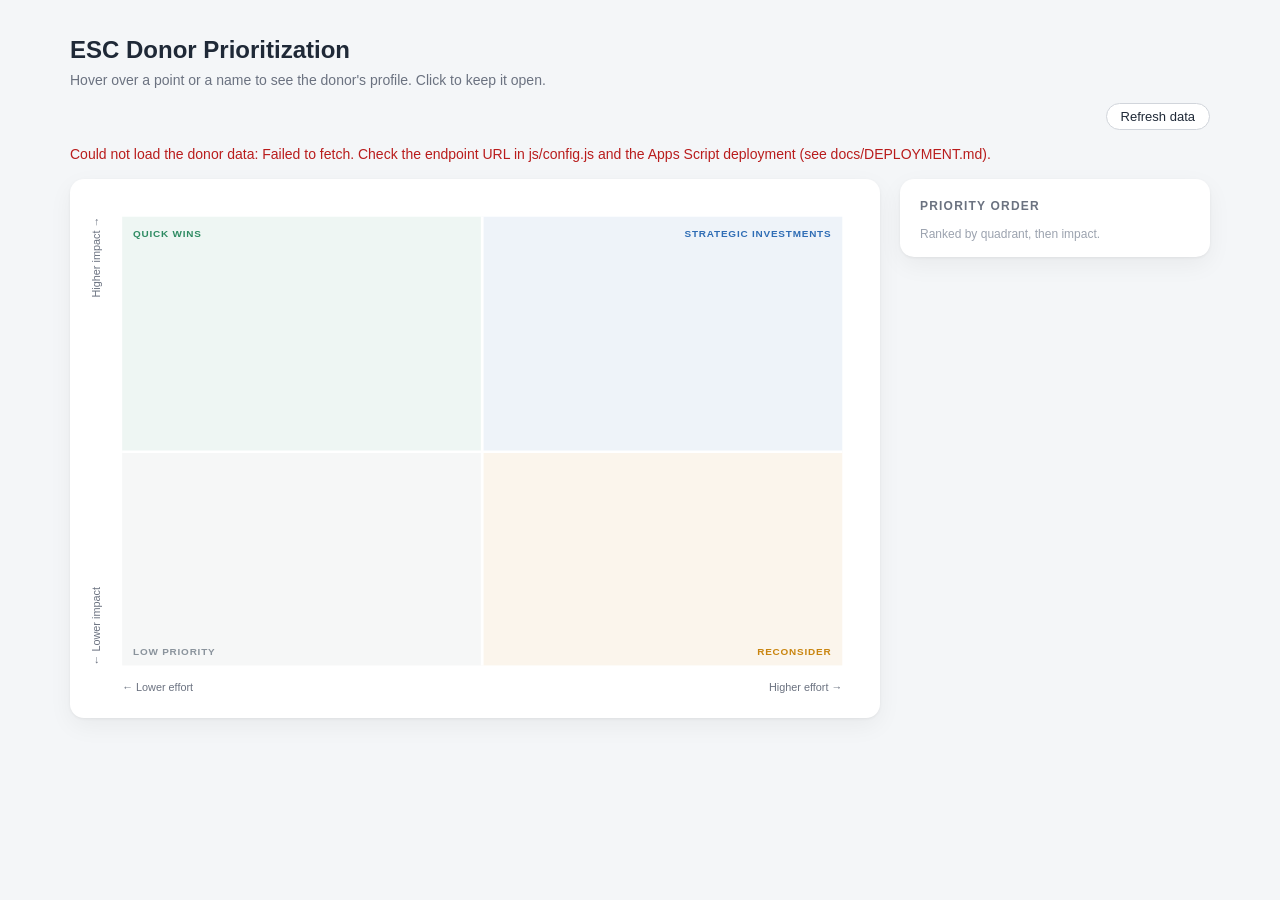
<file: index.html>
<!DOCTYPE html>
<html lang="en">
<head>
    <meta charset="UTF-8">
    <meta name="viewport" content="width=device-width, initial-scale=1.0">
    <title>ESC Donor Prioritization</title>
    <link rel="stylesheet" href="css/styles.css">
</head>
<body>
    <div class="wrap">
        <!-- Title on the left, quadrant counts on the right -->
        <header class="page-head">
            <div>
                <h1>ESC Donor Prioritization</h1>
                <p class="sub">Hover over a point or a name to see the donor's profile. Click to keep it open.</p>
            </div>
            <div id="quadrant-counts" class="counts"></div>
        </header>

        <!-- Where the data came from, plus a button to pull the latest from the spreadsheet -->
        <div class="data-bar">
            <span id="data-status">Loading donor data...</span>
            <button type="button" id="refresh-data">Refresh data</button>
        </div>
        <p id="data-error" class="data-error" hidden></p>
        <details id="data-warnings" hidden><summary></summary><ul></ul></details>

        <!-- Chart card on the left, Priority Order card on the right -->
        <main class="layout">
            <section class="card chart-card">
                <div id="donor-chart"></div>
                <!-- Donor profile, shown beside a point on hover -->
                <div id="donor-profile" class="profile" hidden></div>
            </section>

            <aside class="card priority-card">
                <h3>Priority order</h3>
                <ol id="priority-list"></ol>
                <p class="note">Ranked by quadrant, then impact.</p>
            </aside>
        </main>
    </div>

    <script src="js/vendor/d3.v7.min.js"></script>
    <script src="js/config.js"></script>
    <script src="js/script.js"></script>
</body>
</html>
</file>
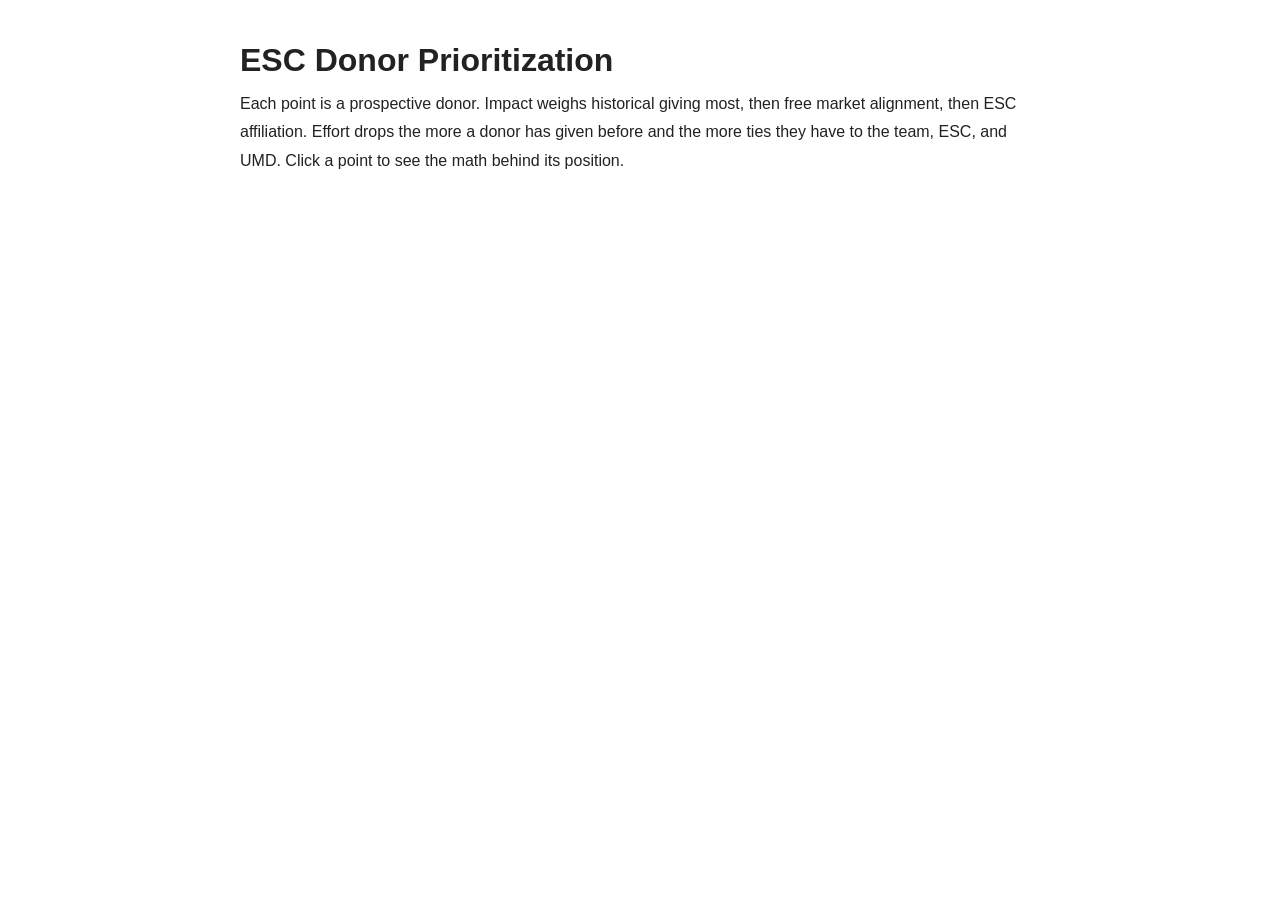
<file: donordevskeleton/index.html>
<!DOCTYPE html>
<html lang="en">
<head>
    <meta charset="UTF-8">
    <meta name="viewport" content="width=device-width, initial-scale=1.0">
    <title>ESC Donor Prioritization</title>
    <link rel="stylesheet" href="css/styles.css">
</head>
<body>
    <div class="container">
        <h1>ESC Donor Prioritization</h1>
        <p>Each point is a prospective donor. Impact weighs historical giving most, then free market alignment, then ESC affiliation. Effort drops the more a donor has given before and the more ties they have to the team, ESC, and UMD. Click a point to see the math behind its position.</p>

        <!-- Chart on the left, details panel on the right -->
        <div class="layout">
            <div id="donor-chart"></div>

            <aside id="donor-details" hidden>
                <button type="button" id="close-details" aria-label="Close details">&times;</button>
                <div id="donor-details-content"></div>
            </aside>
        </div>
    </div>

    <script src="https://d3js.org/d3.v7.min.js"></script>
    <script src="js/script.js"></script>
</body>
</html>
</file>
<file: css/styles.css>
/* ---------- Base ---------- */
* {
    box-sizing: border-box;
}

body {
    margin: 0;
    background: #f4f6f8;
    color: #1f2937;
    font-family: -apple-system, "Segoe UI", Roboto, Helvetica, Arial, sans-serif;
    line-height: 1.5;
}

.wrap {
    max-width: 1220px;
    margin: 0 auto;
    padding: 32px 40px;
}

/* ---------- Header: title + quadrant count chips ---------- */
.page-head {
    display: flex;
    justify-content: space-between;
    align-items: flex-end;
    gap: 16px;
    flex-wrap: wrap;
    margin-bottom: 12px;
}

.page-head h1 {
    font-size: 24px;
    margin: 0 0 2px;
}

.page-head .sub {
    color: #6b7280;
    margin: 0;
    font-size: 14px;
}

.counts {
    display: flex;
    gap: 8px;
    flex-wrap: wrap;
}

.chip {
    display: flex;
    align-items: center;
    gap: 6px;
    background: #fff;
    border-radius: 999px;
    padding: 6px 12px;
    font-size: 13px;
    box-shadow: 0 1px 2px rgba(0, 0, 0, 0.06);
}

.chip .dot {
    width: 9px;
    height: 9px;
    border-radius: 50%;
    background: var(--c);
}

/* ---------- Data status bar ---------- */
.data-bar {
    display: flex;
    justify-content: space-between;
    align-items: center;
    gap: 16px;
    font-size: 13px;
    color: #6b7280;
    margin: 8px 0;
}

#refresh-data {
    padding: 5px 14px;
    font-size: 13px;
    border: 1px solid #d1d5db;
    border-radius: 999px;
    background: #fff;
    color: #1f2937;
    cursor: pointer;
    white-space: nowrap;
}

#refresh-data:hover {
    border-color: #9ca3af;
}

#refresh-data:disabled {
    opacity: 0.5;
    cursor: wait;
}

.data-error {
    color: #b91c1c;
    font-size: 14px;
}

#data-warnings {
    font-size: 13px;
    color: #8a5a00;
    margin: 0 0 8px;
}

#data-warnings summary {
    cursor: pointer;
}

/* ---------- Layout: chart card + priority card ---------- */
.layout {
    display: flex;
    gap: 20px;
    align-items: flex-start;
}

.card {
    background: #fff;
    border-radius: 14px;
    box-shadow: 0 1px 3px rgba(0, 0, 0, 0.06), 0 8px 24px rgba(0, 0, 0, 0.05);
}

.chart-card {
    position: relative; /* the profile card is positioned inside it */
    flex: 1;
    min-width: 0;
    padding: 16px;
}

#donor-chart svg {
    width: 100%;
    height: auto;
    display: block;
}

.donor {
    stroke: #fff;
    stroke-width: 2;
    cursor: pointer;
}

.donor.active {
    stroke: #111827;
    stroke-width: 3;
}

/* ---------- Priority Order list ---------- */
.priority-card {
    flex: 0 0 310px;
    padding: 18px 14px 14px;
}

.priority-card h3 {
    margin: 0 6px 8px;
    font-size: 12px;
    letter-spacing: 0.1em;
    text-transform: uppercase;
    color: #6b7280;
}

#priority-list {
    list-style: none;
    margin: 0;
    padding: 0;
}

#priority-list li {
    display: flex;
    align-items: center;
    gap: 10px;
    padding: 8px 6px;
    border-radius: 8px;
    cursor: pointer;
}

#priority-list li:hover,
#priority-list li:focus,
#priority-list li.active {
    background: #f1f5f9;
    outline: none;
}

#priority-list .rank {
    width: 18px;
    text-align: right;
    color: #9ca3af;
    font-size: 13px;
}

#priority-list .dot {
    width: 10px;
    height: 10px;
    border-radius: 50%;
    flex: none;
}

#priority-list .who {
    display: flex;
    flex-direction: column;
    font-size: 14px;
    line-height: 1.3;
}

#priority-list .who small {
    color: #6b7280;
    font-size: 12px;
}

.priority-card .note {
    margin: 10px 6px 0;
    font-size: 12px;
    color: #9ca3af;
}

/* ---------- Donor profile card ---------- */
.profile {
    position: absolute;
    width: 280px;
    padding: 18px 20px 14px;
    background: #fff;
    border-radius: 14px;
    border-top: 5px solid var(--c);
    box-shadow: 0 4px 12px rgba(0, 0, 0, 0.08), 0 16px 40px rgba(0, 0, 0, 0.12);
    pointer-events: none; /* the card never blocks the points underneath it */
    z-index: 10;
}


.profile[hidden] {
    display: none;
}

.profile-close {
    position: absolute;
    top: 8px;
    right: 10px;
    border: none;
    background: none;
    font-size: 20px;
    color: #9ca3af;
    cursor: pointer;
    display: none;
}

.profile.pinned .profile-close {
    display: block;
    pointer-events: auto; /* the only clickable part, so points under the card stay hoverable */
}

.profile h2 {
    margin: 0 20px 8px 0;
    font-size: 18px;
    line-height: 1.3;
}

.profile .tags {
    display: flex;
    gap: 8px;
    align-items: center;
    flex-wrap: wrap;
    margin-bottom: 10px;
}

.profile .pill {
    background: var(--c);
    color: #fff;
    font-size: 12px;
    font-weight: 600;
    padding: 2px 10px;
    border-radius: 999px;
}

.profile .persona {
    font-size: 13px;
    color: #4b5563;
}

.profile .scores {
    list-style: none;
    margin: 0;
    padding: 0;
    font-size: 13px;
}

.profile .scores li {
    display: flex;
    justify-content: space-between;
    align-items: center;
    padding: 6px 0;
    border-top: 1px solid #f0f1f3;
}

/* Three squares per criterion: negative, neutral, positive. The donor's score is lit. */
.meter {
    display: flex;
    gap: 4px;
}

.meter i {
    width: 12px;
    height: 12px;
    border-radius: 3px;
    background: #e5e7eb;
}

.meter i.neg.on { background: #d9534f; }
.meter i.neu.on { background: #9ca3af; }
.meter i.pos.on { background: #2e8b62; }

.profile .legend {
    display: flex;
    gap: 12px;
    margin-top: 8px;
    font-size: 11px;
    color: #9ca3af;
}

.profile .legend span {
    display: flex;
    align-items: center;
    gap: 4px;
}

.profile .legend i {
    width: 9px;
    height: 9px;
    border-radius: 2px;
}

.profile .legend .neg { background: #d9534f; }
.profile .legend .neu { background: #9ca3af; }
.profile .legend .pos { background: #2e8b62; }

/* ---------- Narrow screens: stack the priority list under the chart ---------- */
@media (max-width: 900px) {
    .wrap {
        padding: 20px 16px;
    }

    .layout {
        flex-direction: column;
        align-items: stretch;
    }

    .priority-card {
        flex: none;
    }
}
</file>
<file: donordevskeleton/css/styles.css>
/* Reset default styles */
* {
    font-family: Arial, sans-serif;
    max-width: 800px;
    margin: 0px auto;
    line-height: 1.8;
}

body {
    background: #fff;
    color: #222;
}

/* Container styling for layout */
.container {
    max-width: 800px;
    margin: 2rem auto;
    font-family: Arial, sans-serif;
}

#vis svg {
    margin: 2rem 0;
    background: #fff;
    border: 1px solid #ccc; /*otherwise you can't see this part*/
}

.x-axis path,
.y-axis path,
.x-axis line,
.y-axis line {
    stroke: #333;
    shape-rendering: crispEdges;
}

.x-axis text,
.y-axis text {
    font-size: 12px;
    font-family: Arial, sans-serif;
}

.axis-label {
    font-size: 14px;
    font-weight: bold;
}

#tooltip {
    position: absolute; /* So we can move it with the cursor */
    padding: 10px;
    background: white;
    border: 1px solid #ddd;
    border-radius: 4px;
    pointer-events: none; /* Prevent tooltip from interfering with mouse events */
    font-size: 12px;
}

#controls {
    margin-bottom: 1rem;
}

#controls select {
    margin-right: 1rem;
}

#legend span {
    margin-right: 12px;
    font-size: 13px;
}


/* Chart on the left, details panel on the right */
.layout {
    display: flex;
    gap: 1rem;
    align-items: flex-start;
}

#donor-chart {
    flex: 1 1 auto;
    min-width: 0;
}

#donor-details {
    flex: 0 0 300px;
    position: relative;
    padding: 0.75rem 1rem;
    border: 1px solid #ccc;
    border-radius: 6px;
    font-size: 14px;
}

#donor-details[hidden] {
    display: none;
}

#donor-details h2 {
    font-size: 18px;
    margin: 0 1.5rem 0.5rem 0;
}

#donor-details h3 {
    font-size: 14px;
    margin: 0.75rem 0 0.25rem;
}

#donor-details ul {
    padding-left: 1.1rem;
}

#close-details {
    position: absolute;
    top: 4px;
    right: 8px;
    border: none;
    background: none;
    font-size: 20px;
    cursor: pointer;
}

.breakdown {
    width: 100%;
    border-collapse: collapse;
    font-size: 12px;
    line-height: 1.4;
}

.breakdown th,
.breakdown td {
    padding: 2px 4px;
    border-bottom: 1px solid #eee;
    text-align: right;
}

.breakdown th:first-child,
.breakdown td:first-child {
    text-align: left;
}

.breakdown .total td {
    font-weight: bold;
    border-top: 1px solid #999;
}

#donor-details .note {
    font-size: 12px;
    color: #666;
    line-height: 1.4;
    margin: 0.25rem 0;
}
</file>
